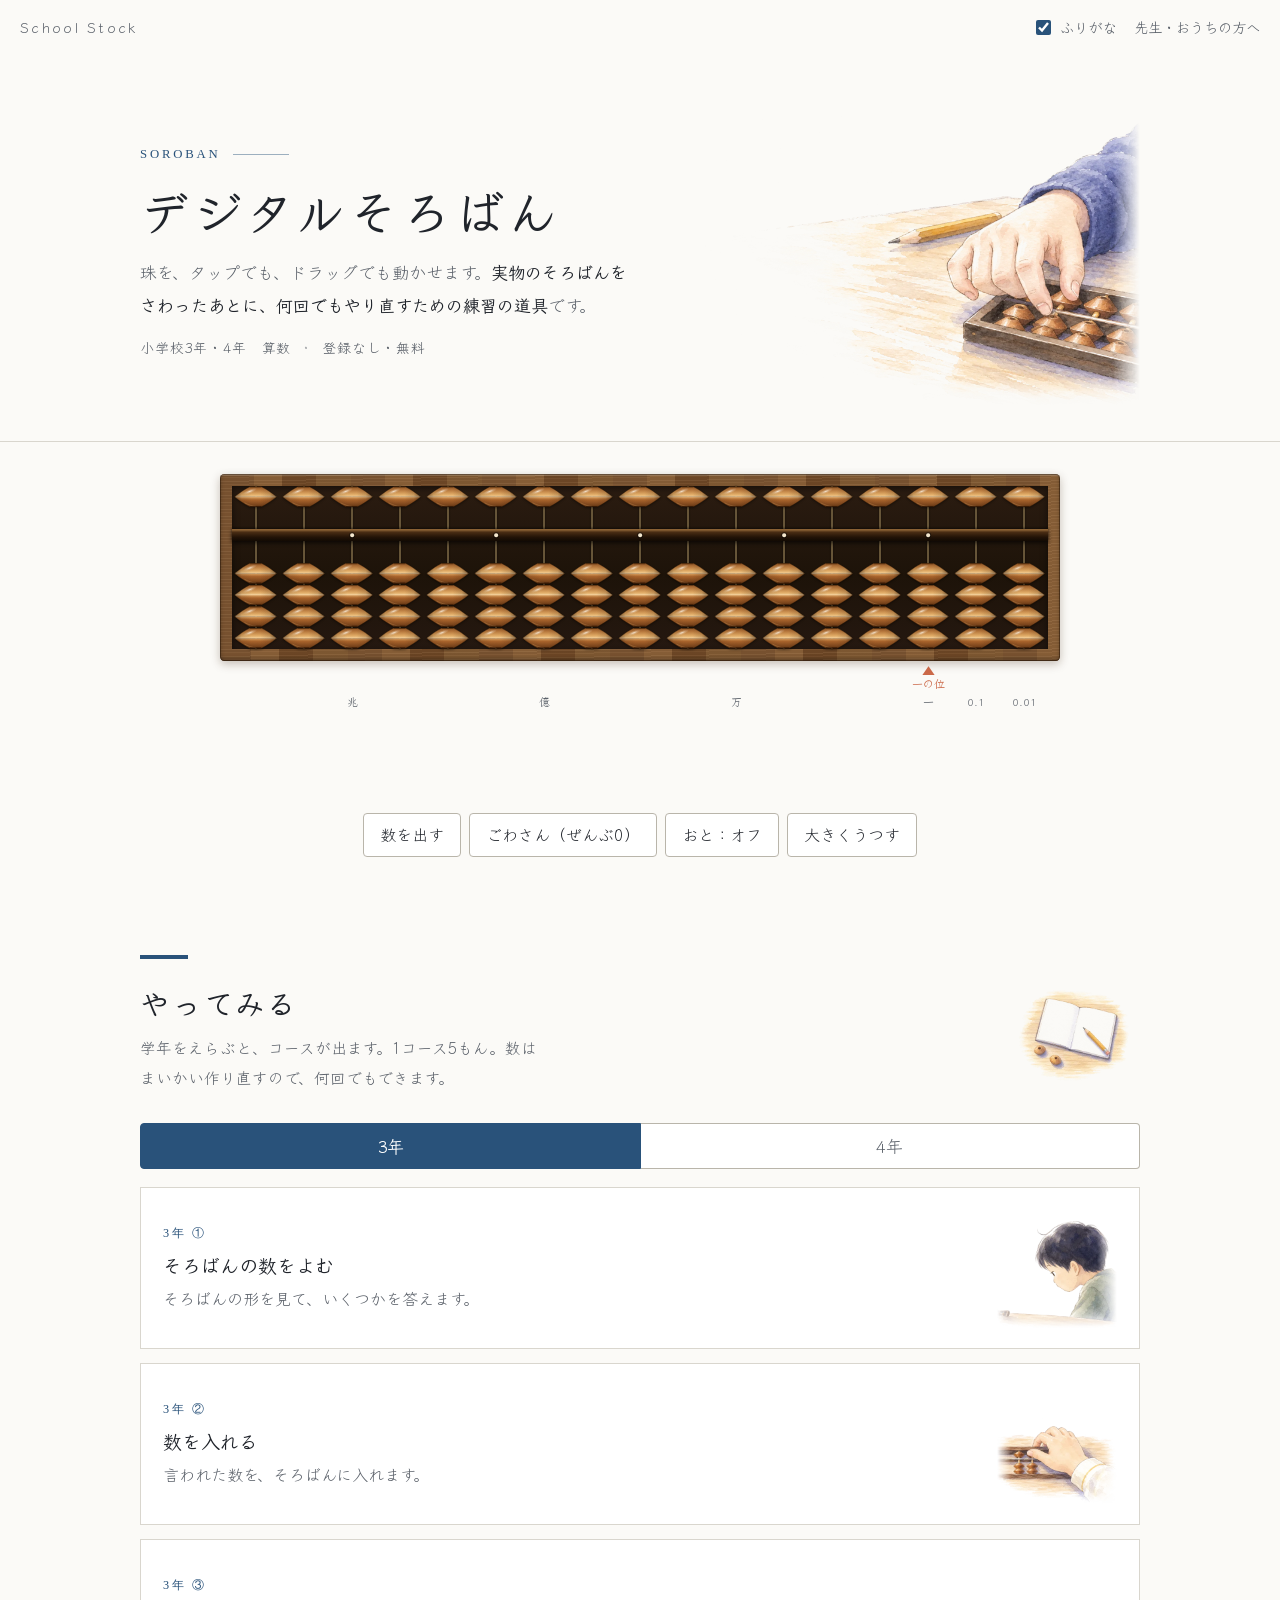
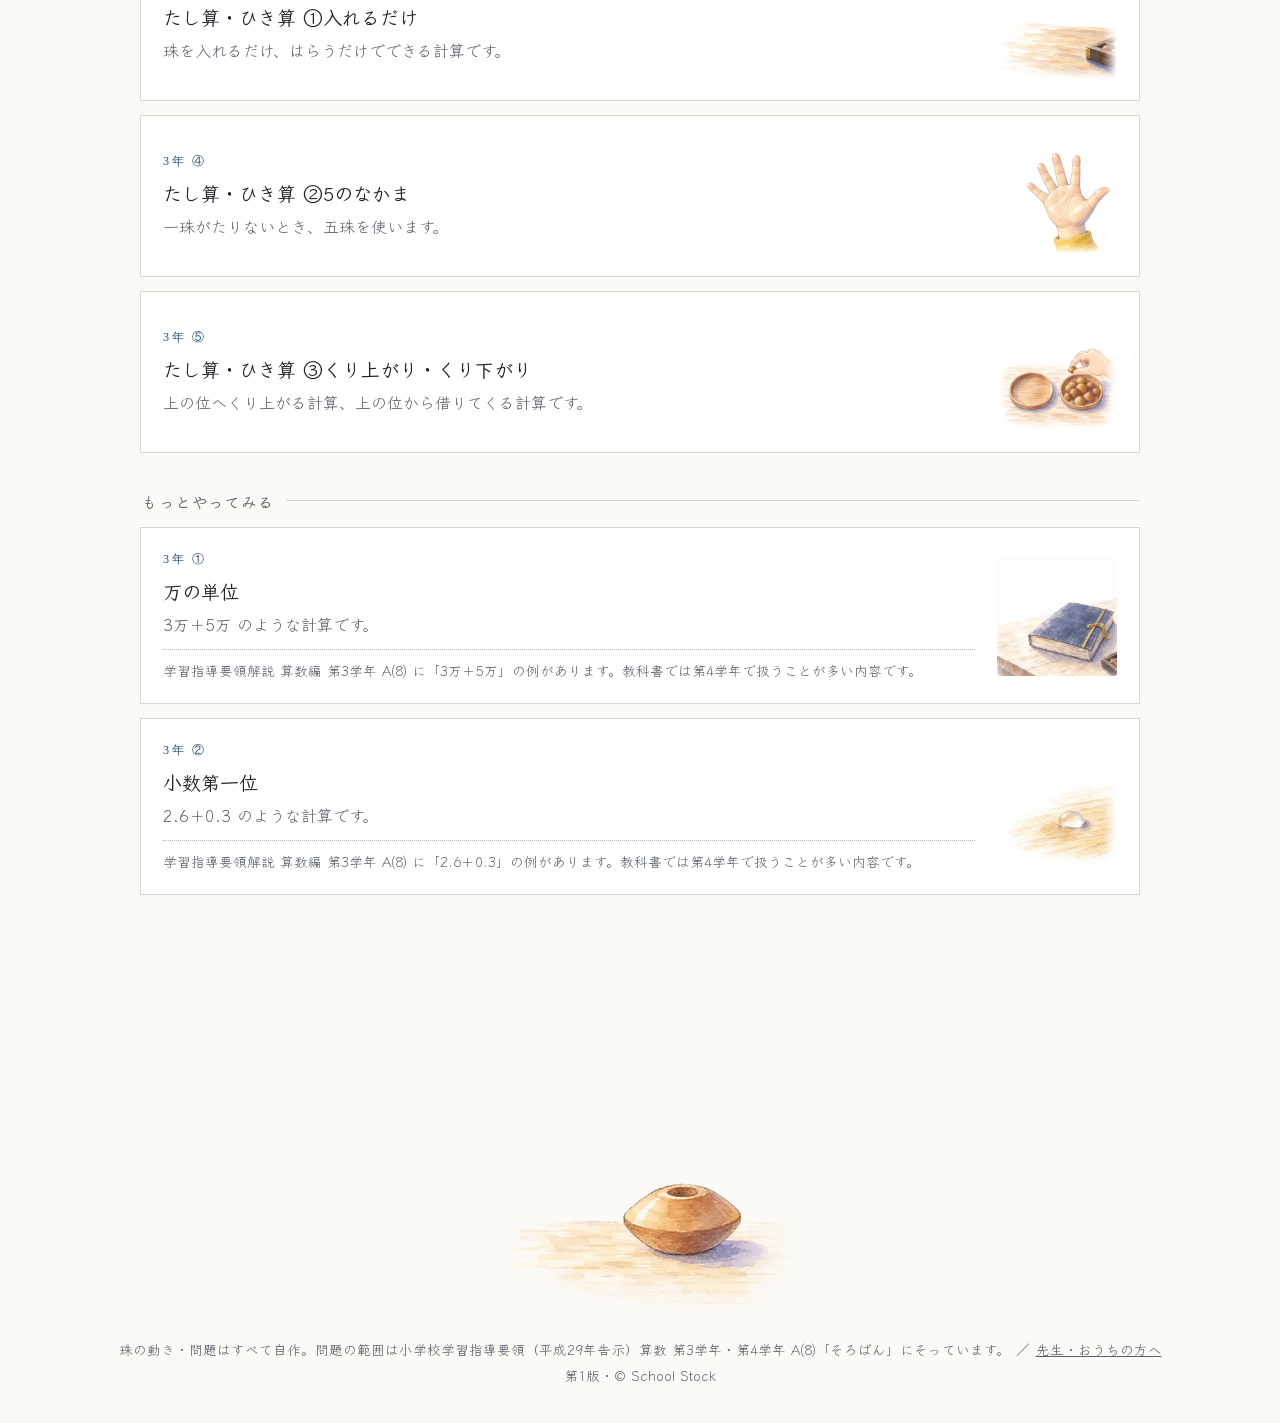
<file: index.html>
<!doctype html>
<html lang="ja">
  <head>
    <meta charset="utf-8">
    <meta name="viewport" content="width=device-width, initial-scale=1">
    <meta name="description" content="ブラウザでさわれる、本物に近いそろばん。珠はタップでもドラッグでも動きます。小学校3年・4年の算数（学習指導要領 A(8) そろばん）にそった練習問題つき。登録なし・無料。">
    <title>デジタルそろばん | School Stock</title>
    <link rel="preconnect" href="https://fonts.googleapis.com">
    <link rel="preconnect" href="https://fonts.gstatic.com" crossorigin>
    <link href="https://fonts.googleapis.com/css2?family=Klee+One:wght@400;600&display=swap" rel="stylesheet">
    <link rel="stylesheet" href="assets/styles.css?v=3">
    <link rel="stylesheet" href="assets/soroban.css?v=3">
    <link rel="stylesheet" href="assets/drill.css?v=3">
  </head>
  <body>

    <!-- 珠のかたち。1つだけ描いて、85こぶん使いまわす。 -->
    <svg width="0" height="0" style="position:absolute" aria-hidden="true" focusable="false"><defs>
      <linearGradient id="sbUp" x1="0" y1="0" x2="0" y2="1">
        <stop offset="0"   stop-color="#8b5224"/>
        <stop offset=".30" stop-color="#b3743a"/>
        <stop offset=".74" stop-color="#dfa964"/>
        <stop offset="1"   stop-color="#f2cd93"/>
      </linearGradient>
      <linearGradient id="sbDn" x1="0" y1="0" x2="0" y2="1">
        <stop offset="0"   stop-color="#dba463"/>
        <stop offset=".30" stop-color="#a9642c"/>
        <stop offset=".78" stop-color="#7b451c"/>
        <stop offset="1"   stop-color="#5c3212"/>
      </linearGradient>
      <linearGradient id="sbSide" x1="0" y1="0" x2="1" y2="0">
        <stop offset="0"   stop-color="#331906" stop-opacity=".62"/>
        <stop offset=".17" stop-color="#331906" stop-opacity=".14"/>
        <stop offset=".40" stop-color="#331906" stop-opacity="0"/>
        <stop offset=".62" stop-color="#331906" stop-opacity="0"/>
        <stop offset=".84" stop-color="#331906" stop-opacity=".18"/>
        <stop offset="1"   stop-color="#331906" stop-opacity=".66"/>
      </linearGradient>
      <radialGradient id="sbSpec" cx=".5" cy=".5" r=".5">
        <stop offset="0"   stop-color="#fff7ea" stop-opacity=".8"/>
        <stop offset=".5"  stop-color="#fff7ea" stop-opacity=".24"/>
        <stop offset="1"   stop-color="#fff7ea" stop-opacity="0"/>
      </radialGradient>
      <symbol id="bead" viewBox="0 0 120 60" preserveAspectRatio="none">
        <!-- 上半分：木を挽いたゆるい丸みをつける -->
        <path d="M2 30 C18 17 30 9 44 2 L76 2 C90 9 102 17 118 30 Z" fill="url(#sbUp)"/>
        <!-- 下半分 -->
        <path d="M2 30 C18 43 30 51 44 58 L76 58 C90 51 102 43 118 30 Z" fill="url(#sbDn)"/>
        <!-- 左右の端は向こうへ回りこむので落とす -->
        <path d="M2 30 C18 17 30 9 44 2 L76 2 C90 9 102 17 118 30 C102 43 90 51 76 58 L44 58 C30 51 18 43 2 30 Z" fill="url(#sbSide)"/>
        <!-- いちばん太いところの光 -->
        <path d="M6 30 H114" stroke="#ffeacb" stroke-opacity=".55" stroke-width="1.6" stroke-linecap="round"/>
        <!-- 下からの照り返し -->
        <path d="M30 47 C44 54 52 56 60 56.6" stroke="#f0bd7c" stroke-opacity=".28" stroke-width="2.2" fill="none" stroke-linecap="round"/>
        <!-- 映りこみ -->
        <ellipse cx="44" cy="15" rx="21" ry="6" fill="url(#sbSpec)" transform="rotate(-21 44 15)"/>
        <!-- 軸の通る穴のふち -->
        <path d="M44 3 H76" stroke="#3d1f08" stroke-opacity=".6" stroke-width="3"/>
        <path d="M44 57" stroke="none"/>
        <path d="M44 57 H76" stroke="#280f03" stroke-opacity=".65" stroke-width="3"/>
        <!-- 輪かく -->
        <path d="M2 30 C18 17 30 9 44 2 L76 2 C90 9 102 17 118 30 C102 43 90 51 76 58 L44 58 C30 51 18 43 2 30 Z" fill="none" stroke="#3f2207" stroke-opacity=".6" stroke-width="1.4"/>
      </symbol>
    </defs></svg>

    <header class="topbar">
      <a class="brand" href="https://a-tozak.github.io/School_Stock/">School Stock</a>
      <nav aria-label="ページ">
        <label class="ruby-switch"><input type="checkbox" id="rubyToggle" checked>ふりがな</label>
        <a href="about.html">先生・おうちの方へ</a>
      </nav>
    </header>

    <main>
      <section class="hero">
        <div class="hero-inner">
          <div class="hero-text">
            <p class="eyebrow">Soroban</p>
            <h1 class="page-title ja-phrase">デジタルそろばん</h1>
            <p class="lede ja-phrase">珠を、タップでも、ドラッグでも動かせます。<strong>実物のそろばんをさわったあとに、何回でもやり直すための練習の道具</strong>です。</p>
            <p class="hero-meta">小学校3年・4年　算数<span class="dot">・</span>登録なし・無料</p>
          </div>
          <p class="hero-art"><img src="assets/img/hero.webp" alt="そろばんの珠に指をのせている子どもの水彩" width="1200" height="800"></p>
        </div>
      </section>

      <section class="board-sec" id="boardSec">
      <div class="soroban-wrap" id="sorobanWrap">
        <div class="soroban" id="soroban">
          <div class="board">
            <div class="field" id="field" role="group" aria-label="そろばん">
              <div class="beam" id="beam" aria-hidden="true"></div>
            </div>
          </div>
          <div class="ones-row"><div class="ones-marker" id="onesMarker" style="--i:14" role="slider"
               aria-label="一の位のいちを決める" aria-valuemin="8" aria-valuemax="16" aria-valuenow="14" tabindex="0">
            <span class="tri" aria-hidden="true">▲</span><span class="lbl">一の位</span>
          </div></div>
          <div class="places" id="places" aria-hidden="true"></div>
        </div>
      </div>

      <p class="readout" id="readout" aria-live="polite">
        <span class="num" id="readNum">0</span>
        <span class="kanji" id="readKanji"></span>
      </p>

      <div class="board-tools">
        <button type="button" class="btn" id="revealBtn" aria-pressed="false">数を出す</button>
        <button type="button" class="btn" id="clearBtn">ごわさん（ぜんぶ0）</button>
        <button type="button" class="btn hide-on-stage" id="fitBtn" aria-pressed="false" hidden>ぜんぶ見る</button>
        <button type="button" class="btn hide-on-stage" id="soundBtn" aria-pressed="false">おと：オフ</button>
        <button type="button" class="btn hide-on-stage" id="stageBtn">大きくうつす</button>
        <button type="button" class="btn stage-exit" id="stageExit">もどる</button>
      </div>
      </section>
      <div id="boardHome" hidden></div>

      <section class="drill block" id="drill" aria-labelledby="drillTitle">
       <div class="wrap">
        <div class="sec-head">
          <div class="sec-head-text">
            <h2 id="drillTitle" class="ja-phrase">やってみる</h2>
            <p class="sec-lede ja-phrase">学年をえらぶと、コースが出ます。1コース5もん。数はまいかい作り直すので、何回でもできます。</p>
          </div>
          <p class="sec-motif"><img src="assets/img/motif_yatte.webp" alt="えんぴつとノートの水彩" loading="lazy"></p>
        </div>

        <div class="grade-tabs" role="tablist" aria-label="学年">
          <button type="button" class="gtab is-on" role="tab" aria-selected="true"  data-grade="3">3年</button>
          <button type="button" class="gtab"       role="tab" aria-selected="false" data-grade="4">4年</button>
        </div>

        <div class="course-list" id="courseList"></div>

        <div class="quiz" id="quiz" hidden>
          <div class="quiz-head">
            <button type="button" class="btn quiz-back" id="quizBack">← コースをえらぶ</button>
            <p class="quiz-count"><span id="qNow">1</span> / <span id="qTotal">5</span>もん</p>
          </div>
          <p class="quiz-course" id="quizCourse"></p>
          <p class="quiz-ask ja-phrase" id="quizAsk"></p>

          <div class="quiz-input" id="quizInput" hidden>
            <label class="visually-hidden" for="ansBox">こたえ</label>
            <input id="ansBox" type="text" inputmode="decimal" autocomplete="off" autocapitalize="off" spellcheck="false" enterkeyhint="done" placeholder="数を打つ">
          </div>

          <!-- 問題を解いているあいだ、そろばんの節がここへ引っ越してくる -->
          <div class="board-slot" id="boardSlot"></div>

          <div class="quiz-tools">
            <button type="button" class="btn primary" id="checkBtn">こたえあわせ</button>
            <button type="button" class="btn" id="hintBtn">ヒントを見る</button>
            <button type="button" class="btn" id="nextBtn" hidden>つぎのもんだい →</button>
          </div>

          <p class="why-note ja-phrase" id="whyNote" hidden></p>
          <p class="beat-say" id="beatSay" hidden></p>
          <p class="judge" id="judge" aria-live="polite" hidden></p>
        </div>
       </div>
      </section>
    </main>

    <footer class="site-foot">
      <p class="f-art"><img src="assets/img/footer.webp" alt="そろばんの珠がひとつ置かれた机の水彩" loading="lazy"></p>
      <p class="ja-phrase">珠の動き・問題はすべて自作。問題の範囲は小学校学習指導要領（平成29年告示）算数 第3学年・第4学年 A(8)「そろばん」にそっています。<span class="sep">／</span><a href="about.html">先生・おうちの方へ</a></p>
      <p>第1版・© School Stock</p>
    </footer>

    <script src="assets/abacus.js?v=3"></script>
    <script src="assets/sound.js?v=3"></script>
    <script src="assets/soroban.js?v=3"></script>
    <script src="data/courses.js?v=3"></script>
    <script src="assets/drill.js?v=3"></script>
  </body>
</html>
</file>
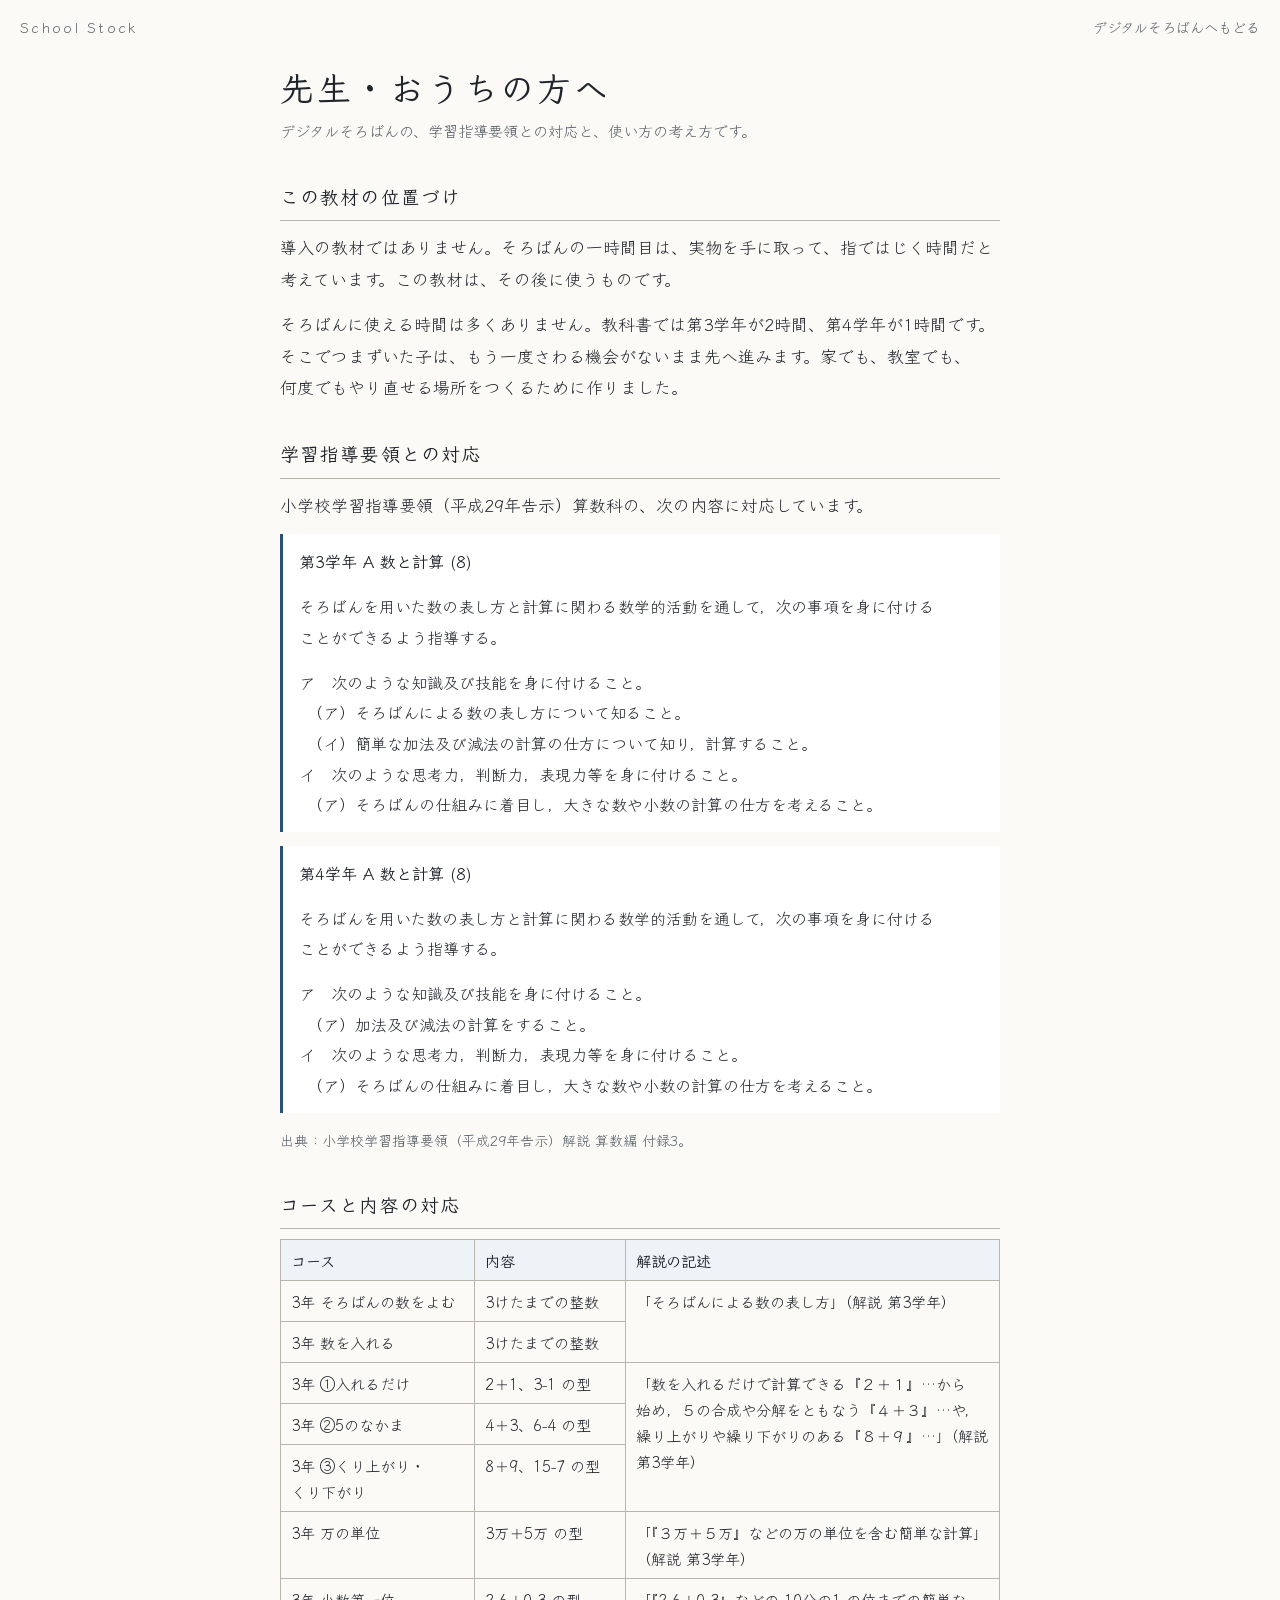
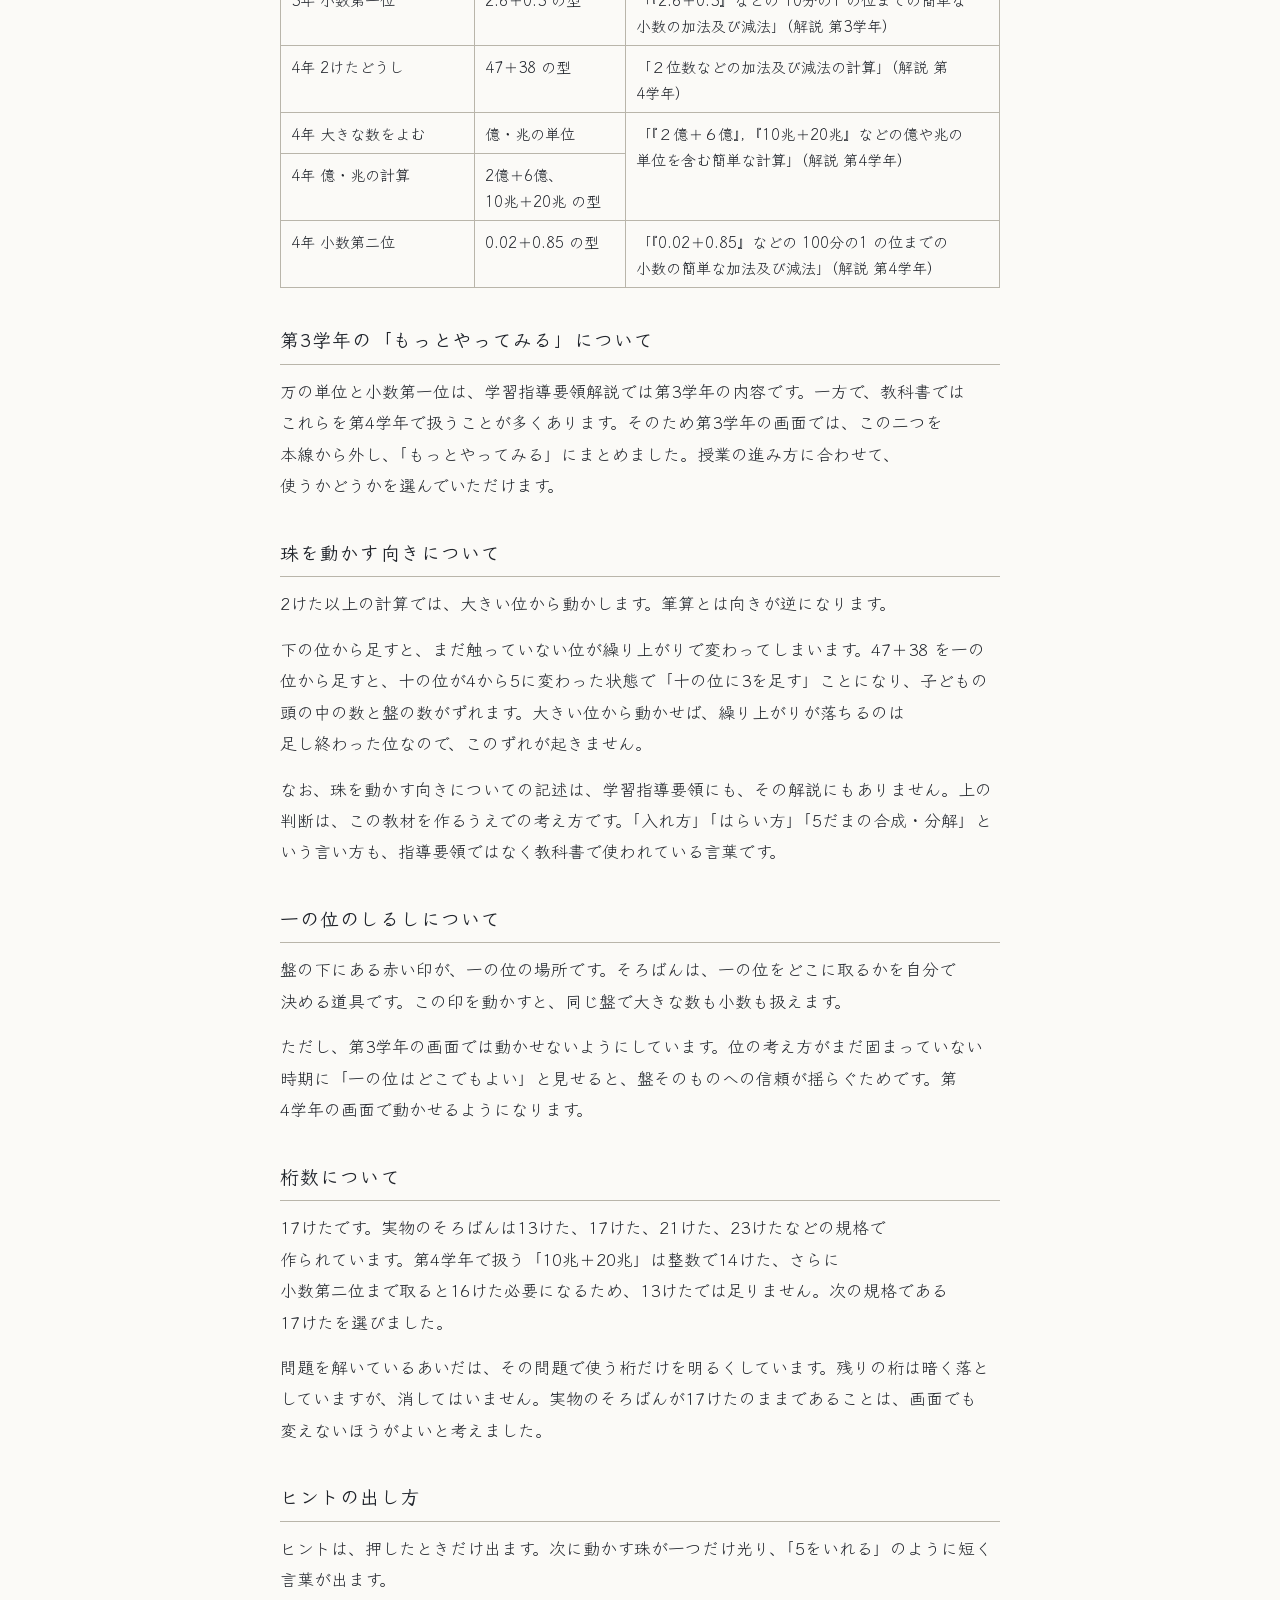
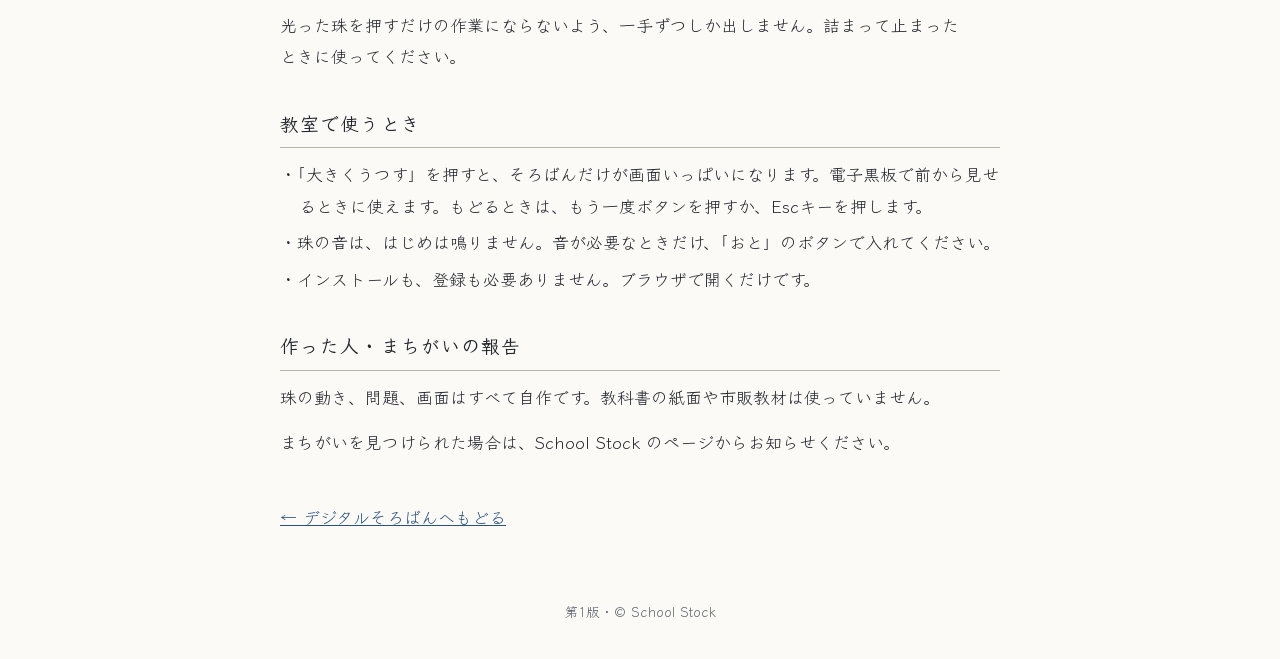
<file: about.html>
<!doctype html>
<html lang="ja">
  <head>
    <meta charset="utf-8">
    <meta name="viewport" content="width=device-width, initial-scale=1">
    <meta name="description" content="デジタルそろばんの、学習指導要領との対応と使い方。小学校第3学年・第4学年 算数科 A(8)「そろばん」に対応しています。">
    <title>先生・おうちの方へ | デジタルそろばん</title>
    <link rel="preconnect" href="https://fonts.googleapis.com">
    <link rel="preconnect" href="https://fonts.gstatic.com" crossorigin>
    <link href="https://fonts.googleapis.com/css2?family=Klee+One:wght@400;600&display=swap" rel="stylesheet">
    <link rel="stylesheet" href="assets/styles.css?v=3">
    <link rel="stylesheet" href="assets/about.css?v=3">
  </head>
  <body>
    <header class="topbar">
      <a class="brand" href="https://a-tozak.github.io/School_Stock/">School Stock</a>
      <nav aria-label="ページ"><a href="./">デジタルそろばんへもどる</a></nav>
    </header>

    <main class="doc inner">
      <h1>先生・おうちの方へ</h1>
      <p class="sub">デジタルそろばんの、学習指導要領との対応と、使い方の考え方です。</p>

      <h2>この教材の位置づけ</h2>
      <p>導入の教材ではありません。そろばんの一時間目は、実物を手に取って、指ではじく時間だと考えています。この教材は、その後に使うものです。</p>
      <p>そろばんに使える時間は多くありません。教科書では第3学年が2時間、第4学年が1時間です。そこでつまずいた子は、もう一度さわる機会がないまま先へ進みます。家でも、教室でも、何度でもやり直せる場所をつくるために作りました。</p>

      <h2>学習指導要領との対応</h2>
      <p>小学校学習指導要領（平成29年告示）算数科の、次の内容に対応しています。</p>
      <blockquote>
        <p><b>第3学年 A 数と計算 (8)</b></p>
        <p>そろばんを用いた数の表し方と計算に関わる数学的活動を通して，次の事項を身に付けることができるよう指導する。</p>
        <p>ア　次のような知識及び技能を身に付けること。<br>
           　（ア）そろばんによる数の表し方について知ること。<br>
           　（イ）簡単な加法及び減法の計算の仕方について知り，計算すること。<br>
           イ　次のような思考力，判断力，表現力等を身に付けること。<br>
           　（ア）そろばんの仕組みに着目し，大きな数や小数の計算の仕方を考えること。</p>
      </blockquote>
      <blockquote>
        <p><b>第4学年 A 数と計算 (8)</b></p>
        <p>そろばんを用いた数の表し方と計算に関わる数学的活動を通して，次の事項を身に付けることができるよう指導する。</p>
        <p>ア　次のような知識及び技能を身に付けること。<br>
           　（ア）加法及び減法の計算をすること。<br>
           イ　次のような思考力，判断力，表現力等を身に付けること。<br>
           　（ア）そろばんの仕組みに着目し，大きな数や小数の計算の仕方を考えること。</p>
      </blockquote>
      <p class="src">出典：小学校学習指導要領（平成29年告示）解説 算数編 付録3。</p>

      <h2>コースと内容の対応</h2>
      <div class="table-wrap">
      <table>
        <colgroup><col style="width:27%"><col style="width:21%"><col></colgroup>
        <thead><tr><th>コース</th><th>内容</th><th>解説の記述</th></tr></thead>
        <tbody>
          <tr><td>3年 そろばんの数をよむ</td><td>3けたまでの整数</td><td rowspan="2">「そろばんによる数の表し方」（解説 第3学年）</td></tr>
          <tr><td>3年 数を入れる</td><td>3けたまでの整数</td></tr>
          <tr><td>3年 ①入れるだけ</td><td><span class="nowrap-term">2＋1</span>、<span class="nowrap-term">3−1</span> の型</td><td rowspan="3">「数を入れるだけで計算できる『２＋１』…から始め，５の合成や分解をともなう『４＋３』…や，繰り上がりや繰り下がりのある『８＋９』…」（解説 第3学年）</td></tr>
          <tr><td>3年 ②5のなかま</td><td><span class="nowrap-term">4＋3</span>、<span class="nowrap-term">6−4</span> の型</td></tr>
          <tr><td>3年 ③くり上がり・くり下がり</td><td><span class="nowrap-term">8＋9</span>、<span class="nowrap-term">15−7</span> の型</td></tr>
          <tr><td>3年 万の単位</td><td><span class="nowrap-term">3万＋5万</span> の型</td><td>「『３万＋５万』などの万の単位を含む簡単な計算」（解説 第3学年）</td></tr>
          <tr><td>3年 小数第一位</td><td><span class="nowrap-term">2.6＋0.3</span> の型</td><td>「『2.6＋0.3』などの 10分の1 の位までの簡単な小数の加法及び減法」（解説 第3学年）</td></tr>
          <tr><td>4年 2けたどうし</td><td><span class="nowrap-term">47＋38</span> の型</td><td>「２位数などの加法及び減法の計算」（解説 第4学年）</td></tr>
          <tr><td>4年 大きな数をよむ</td><td>億・兆の単位</td><td rowspan="2">「『２億＋６億』，『10兆＋20兆』などの億や兆の単位を含む簡単な計算」（解説 第4学年）</td></tr>
          <tr><td>4年 億・兆の計算</td><td><span class="nowrap-term">2億＋6億</span>、<span class="nowrap-term">10兆＋20兆</span> の型</td></tr>
          <tr><td>4年 小数第二位</td><td><span class="nowrap-term">0.02＋0.85</span> の型</td><td>「『0.02＋0.85』などの 100分の1 の位までの小数の簡単な加法及び減法」（解説 第4学年）</td></tr>
        </tbody>
      </table>
      </div>

      <h2>第3学年の「もっとやってみる」について</h2>
      <p>万の単位と小数第一位は、学習指導要領解説では第3学年の内容です。一方で、教科書ではこれらを第4学年で扱うことが多くあります。そのため第3学年の画面では、この二つを本線から外し、「もっとやってみる」にまとめました。授業の進み方に合わせて、使うかどうかを選んでいただけます。</p>

      <h2>珠を動かす向きについて</h2>
      <p>2けた以上の計算では、大きい位から動かします。筆算とは向きが逆になります。</p>
      <p>下の位から足すと、まだ触っていない位が繰り上がりで変わってしまいます。47＋38 を一の位から足すと、十の位が4から5に変わった状態で「十の位に3を足す」ことになり、子どもの頭の中の数と盤の数がずれます。大きい位から動かせば、繰り上がりが落ちるのは足し終わった位なので、このずれが起きません。</p>
      <p>なお、珠を動かす向きについての記述は、学習指導要領にも、その解説にもありません。上の判断は、この教材を作るうえでの考え方です。「入れ方」「はらい方」「5だまの合成・分解」という言い方も、指導要領ではなく教科書で使われている言葉です。</p>

      <h2>一の位のしるしについて</h2>
      <p>盤の下にある赤い印が、一の位の場所です。そろばんは、一の位をどこに取るかを自分で決める道具です。この印を動かすと、同じ盤で大きな数も小数も扱えます。</p>
      <p>ただし、第3学年の画面では動かせないようにしています。位の考え方がまだ固まっていない時期に「一の位はどこでもよい」と見せると、盤そのものへの信頼が揺らぐためです。第4学年の画面で動かせるようになります。</p>

      <h2>桁数について</h2>
      <p>17けたです。実物のそろばんは13けた、17けた、21けた、23けたなどの規格で作られています。第4学年で扱う「10兆＋20兆」は整数で14けた、さらに小数第二位まで取ると16けた必要になるため、13けたでは足りません。次の規格である17けたを選びました。</p>
      <p>問題を解いているあいだは、その問題で使う桁だけを明るくしています。残りの桁は暗く落としていますが、消してはいません。実物のそろばんが17けたのままであることは、画面でも変えないほうがよいと考えました。</p>

      <h2>ヒントの出し方</h2>
      <p>ヒントは、押したときだけ出ます。次に動かす珠が一つだけ光り、「5をいれる」のように短く言葉が出ます。</p>
      <p>光った珠を押すだけの作業にならないよう、一手ずつしか出しません。詰まって止まったときに使ってください。</p>

      <h2>教室で使うとき</h2>
      <ul>
        <li>「大きくうつす」を押すと、そろばんだけが画面いっぱいになります。電子黒板で前から見せるときに使えます。もどるときは、もう一度ボタンを押すか、Escキーを押します。</li>
        <li>珠の音は、はじめは鳴りません。音が必要なときだけ、「おと」のボタンで入れてください。</li>
        <li>インストールも、登録も必要ありません。ブラウザで開くだけです。</li>
      </ul>

      <h2>作った人・まちがいの報告</h2>
      <p>珠の動き、問題、画面はすべて自作です。教科書の紙面や市販教材は使っていません。</p>
      <p>まちがいを見つけられた場合は、School Stock のページからお知らせください。</p>

      <p><a class="back" href="./">← デジタルそろばんへもどる</a></p>
    </main>

    <footer class="site-foot">
      <p>第1版・© School Stock</p>
    </footer>
  </body>
</html>
</file>
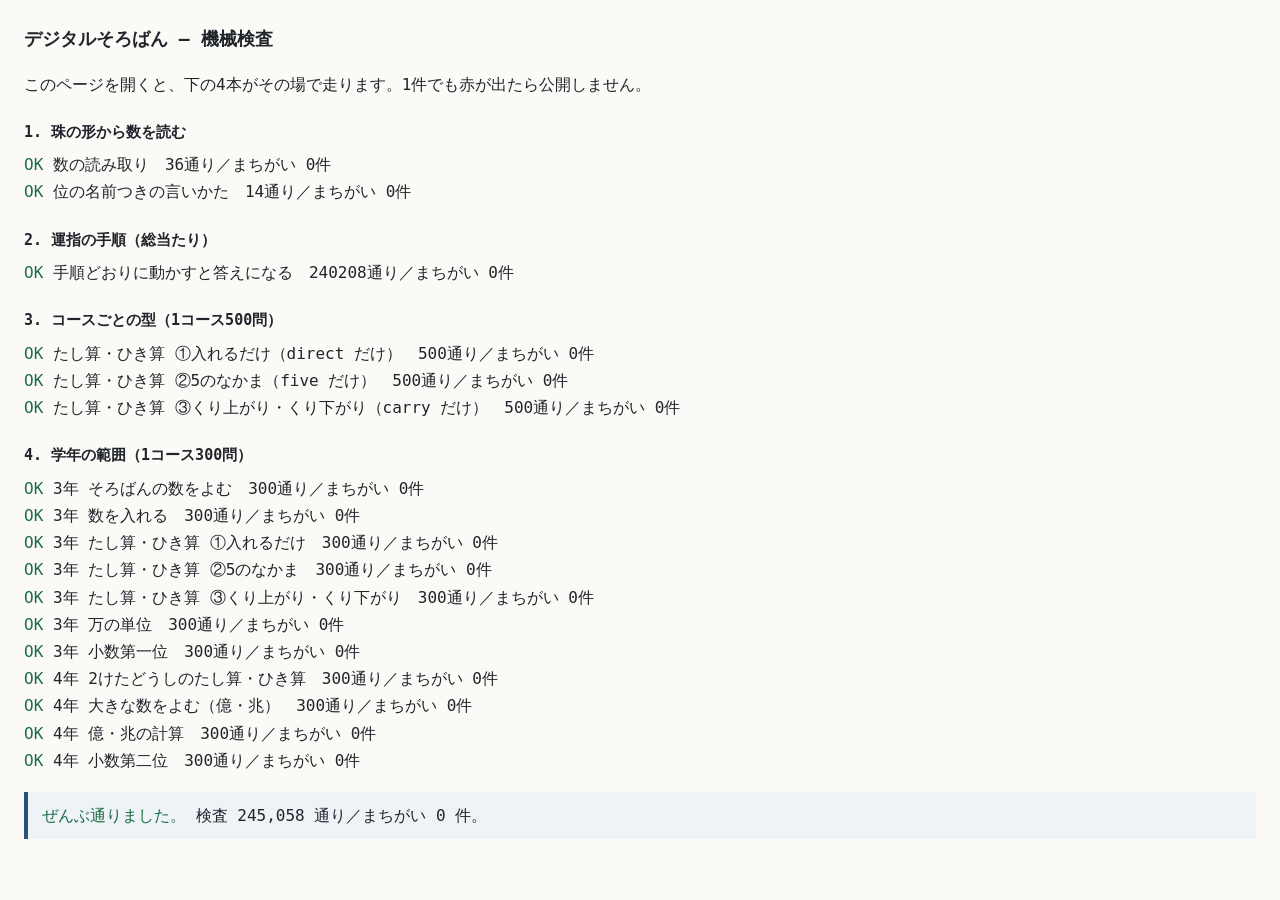
<file: tests/test.html>
<!doctype html>
<html lang="ja">
<head>
<meta charset="utf-8">
<meta name="viewport" content="width=device-width, initial-scale=1">
<title>デジタルそろばん — 機械検査</title>
<style>
 body { font-family: ui-monospace, Menlo, monospace; margin: 24px; line-height: 1.7; background:#fbfaf7; color:#20242b; }
 h1 { font-size: 18px; } h2 { font-size: 15px; margin: 22px 0 6px; }
 .ok { color:#1d6b43; } .ng { color:#b23; font-weight:700; }
 table { border-collapse: collapse; margin-top: 6px; font-size: 13px; }
 td, th { border:1px solid #d9d6ce; padding: 3px 9px; text-align:left; }
 #sum { font-size: 16px; padding: 10px 14px; margin-top: 18px; border-left: 4px solid #29527a; background:#eef3f8; }
 pre { font-size: 12px; background:#fff; border:1px solid #d9d6ce; padding:8px; overflow:auto; max-height:240px; }
</style>
</head>
<body>
<h1>デジタルそろばん — 機械検査</h1>
<p>このページを開くと、下の4本がその場で走ります。1件でも赤が出たら公開しません。</p>
<div id="out"></div>
<div id="sum"></div>

<script src="../assets/abacus.js?v=3"></script>
<script src="../data/courses.js?v=3"></script>
<script>
(function(){
  var A = window.Abacus, C = window.COURSES;
  var out = document.getElementById('out');
  var total = 0, bad = 0;
  var fails = [];

  function sec(t){ var h=document.createElement('h2'); h.textContent=t; out.appendChild(h); }
  function line(html){ var p=document.createElement('div'); p.innerHTML=html; out.appendChild(p); return p; }
  function judge(name, n, errs){
    total += n; bad += errs.length;
    if (errs.length) fails.push(name + ' … ' + errs.slice(0,6).join(' / ') + (errs.length>6?' ほか'+(errs.length-6)+'件':''));
    line('<span class="'+(errs.length?'ng':'ok')+'">'+(errs.length?'NG':'OK')+'</span> '+name+
         '　'+n+'通り／まちがい '+errs.length+'件');
    if (errs.length) { var pre=document.createElement('pre'); pre.textContent=errs.slice(0,60).join('\n'); out.appendChild(pre); }
  }

  function applyBeats(start, beats){
    var s = A.cloneState(start);
    beats.forEach(function(b){ s.rods[b.rod].h=b.to.h; s.rods[b.rod].e=b.to.e; });
    return s;
  }

  /* ---- 1. 珠の形 → 値の読み取り（総当たり） ---- */
  sec('1. 珠の形から数を読む');
  (function(){
    var errs = [], n = 0;
    // 1桁ぶんの総当たり（0〜9 が珠の形と1対1で対応するか）
    for (var v = 0; v <= 9; v++) {
      var c = A.canonical(v); n++;
      if (c.h*5 + c.e !== v || c.e > 4 || c.h > 1) errs.push(v + ' の珠の形がおかしい');
    }
    // 17桁ぶんの位置をずらしながら、入れた数がそのまま読めるか
    var samples = ['0','7','10','99','100','1000','30000','80000','2.6','2.9','0.02','0.87',
                   '200000000','800000000','10000000000000','30000000000000',
                   '12345678.9','999999999999999','100000000000000.01'];
    samples.forEach(function(v){
      n++;
      var s = A.stateFromNumber(v);
      if (!s) { errs.push(v + ' が盤に入らない'); return; }
      var got = A.toNumberString(s);
      var want = String(Number(v) === 0 ? '0' : v).replace(/^0+(?=\d)/,'').replace(/(\.\d*?)0+$/,'$1').replace(/\.$/,'');
      if (got !== want) errs.push(v + ' → 読むと ' + got);
    });
    // 一の位のしるしを動かしても、桁あわせの比較が正しいか
    for (var oi = 10; oi <= 16; oi++) {
      n++;
      var a = A.stateFromNumber('12.3', 14);
      var b = A.stateFromNumber('12.3', oi);
      if (!b) continue;
      if (!A.sameValue(a, b)) errs.push('一の位を ' + oi + ' にすると 12.3 が別の数になる');
    }
    judge('数の読み取り', n, errs);
  })();

  /* ---- 1b. 位の名前つきの言いかた ---- */
  (function(){
    var errs = [], n = 0;
    [['0','0'],['7','7'],['1234','1234'],['10000','1万'],['10001','1万1'],['30000','3万'],
     ['200000000','2億'],['900000000000','9000億'],['30000000000000','30兆'],['90000000000000','90兆'],
     ['2.6','2.6'],['0.02','0.02'],['12345678.9','12345678.9'],['20000000000.45','20000000000.45']]
    .forEach(function(t){
      n++;
      var got = A.toKanjiUnits(t[0]);
      if (got !== t[1]) errs.push(t[0] + ' → ' + got + '（' + t[1] + ' のはず）');
    });
    judge('位の名前つきの言いかた', n, errs);
  })();

  /* ---- 2. 運指の手順どおりに動かすと、必ず答えになるか ---- */
  sec('2. 運指の手順（総当たり）');
  (function(){
    var errs = [], n = 0;
    for (var a = 0; a <= 399; a++) {
      for (var b = 0; b <= 399; b++) {
        var st = A.stateFromNumber(String(a));
        var r = A.plan(st, String(b), 'add'); n++;
        if (!r.ok) { errs.push(a+'＋'+b+' 手順が組めない: '+r.error); continue; }
        var got = A.toNumberString(applyBeats(st, r.beats));
        if (got !== String(a+b)) errs.push(a+'＋'+b+' → '+got);
        if (a >= b) {
          var st2 = A.stateFromNumber(String(a));
          var r2 = A.plan(st2, String(b), 'sub'); n++;
          if (!r2.ok) { errs.push(a+'−'+b+' 手順が組めない'); continue; }
          var got2 = A.toNumberString(applyBeats(st2, r2.beats));
          if (got2 !== String(a-b)) errs.push(a+'−'+b+' → '+got2);
        }
      }
    }
    // 小数と大きな数
    [['2.6','0.3','add','2.9'],['0.02','0.85','add','0.87'],['0.87','0.85','sub','0.02'],
     ['30000','50000','add','80000'],['200000000','600000000','add','800000000'],
     ['10000000000000','20000000000000','add','30000000000000'],
     ['9.9','0.9','sub','9'],['1','0.99','sub','0.01']].forEach(function(t){
      n++;
      var st = A.stateFromNumber(t[0]);
      var r = A.plan(st, t[1], t[2]);
      if (!r.ok) { errs.push(t[0]+t[2]+t[1]+' 手順が組めない'); return; }
      var got = A.toNumberString(applyBeats(st, r.beats));
      if (got !== t[3]) errs.push(t[0]+(t[2]==='add'?'＋':'−')+t[1]+' → '+got+'（'+t[3]+'のはず）');
    });
    judge('手順どおりに動かすと答えになる', n, errs);
  })();

  /* ---- 3. コースの型が混ざっていないか ---- */
  sec('3. コースごとの型（1コース500問）');
  (function(){
    var want = { 'g3-direct':'direct', 'g3-five':'five', 'g3-carry':'carry' };
    Object.keys(want).forEach(function(id){
      var c = C.filter(function(x){return x.id===id;})[0];
      var errs = [], n = 0;
      for (var i = 0; i < 500; i++) {
        var q = c.gen(); n++;
        if (!q) { errs.push('問題が作れなかった'); continue; }
        var k = A.classify(q.a, q.b, q.op);
        if (k !== want[id]) errs.push(q.a+(q.op==='add'?'＋':'−')+q.b+' は '+k+'（'+want[id]+'のはず）');
      }
      judge(c.name + '（' + want[id] + ' だけ）', n, errs);
    });
  })();

  /* ---- 4. 学年の範囲を出ていないか ---- */
  sec('4. 学年の範囲（1コース300問）');
  (function(){
    // 3年の本線＝整数だけ・万をこえない／3年のもっと＝万か小数第一位まで／4年＝兆・小数第二位まで
    var limit = {
      'g3-read':   { maxInt: 1e3,  dec: 0 },
      'g3-enter':  { maxInt: 1e3,  dec: 0 },
      'g3-direct': { maxInt: 1e2,  dec: 0 },
      'g3-five':   { maxInt: 1e2,  dec: 0 },
      'g3-carry':  { maxInt: 1e2,  dec: 0 },
      'g3-man':    { maxInt: 1e5,  dec: 0 },
      'g3-dec1':   { maxInt: 1e2,  dec: 1 },
      'g4-two':    { maxInt: 1e2,  dec: 0 },
      'g4-big':    { maxInt: 1e14, dec: 0 },
      'g4-big-read':{maxInt: 1e14, dec: 0 },
      'g4-dec2':   { maxInt: 1e1,  dec: 2 }
    };
    C.forEach(function(c){
      var lim = limit[c.id]; if (!lim) return;
      var errs = [], n = 0;
      for (var i = 0; i < 300; i++) {
        var q = c.gen(); n++;
        if (!q) { errs.push('問題が作れなかった'); continue; }
        var vals = (c.kind === 'calc') ? [q.a, q.b] : [q.value].concat(q.others || []);
        vals.forEach(function(v){
          var parts = String(v).split('.');
          var dec = parts[1] ? parts[1].replace(/0+$/,'').length : 0;
          if (dec > lim.dec) errs.push(v + ' は小数第' + dec + '位まである（この学年は第' + lim.dec + '位まで）');
          if (Number(parts[0]) >= lim.maxInt) errs.push(v + ' は整数部が大きすぎる');
        });
        // 計算の答えも範囲に入るか
        if (c.kind === 'calc') {
          var st = A.stateFromNumber(q.a);
          var r = A.plan(st, q.b, q.op);
          if (!r.ok) { errs.push(q.a+q.op+q.b+' 手順が組めない'); return; }
          var ans = A.toNumberString(applyBeats(st, r.beats));
          if (ans.indexOf('-') === 0) errs.push(q.a+'−'+q.b+' の答えがマイナス');
          var ad = ans.split('.')[1];
          if (ad && ad.replace(/0+$/,'').length > lim.dec) errs.push('答え ' + ans + ' が小数第' + lim.dec + '位をこえる');
        }
      }
      judge(c.grade + '年 ' + c.name, n, errs);
    });
  })();

  var s = document.getElementById('sum');
  s.innerHTML = (bad === 0)
    ? '<span class="ok">ぜんぶ通りました。</span> 検査 ' + total.toLocaleString() + ' 通り／まちがい 0 件。'
    : '<span class="ng">まちがいが ' + bad + ' 件あります。</span><br>' + fails.join('<br>');
})();
</script>
</body>
</html>
</file>
<file: assets/styles.css>
/* デジタルそろばん — 土台
   デジタル英語辞典・デジタル国語辞典と同じトークンと書体をそのまま借りている。 */
:root {
  --paper: #fbfaf7;
  --white: #ffffff;
  --ink: #20242b;
  --ink-soft: #5a6069;
  --line: #d9d6ce;
  --line-dark: #b9b5aa;
  --ai: #29527a;        /* 藍 = メイン */
  --ai-soft: #eef3f8;
  --shu: #c3502b;       /* 朱 = 強調（最小限） */
  --midori: #2f7a54;    /* 正解のしるしにだけ使う */
  --font: "Klee One", "Klee", "UD デジタル 教科書体 N-R", "UDDigiKyokashoN-R", "Hiragino Sans", "Hiragino Kaku Gothic ProN", "Yu Gothic", system-ui, sans-serif;
  font-family: var(--font);
  font-size: 17px;
}

* { box-sizing: border-box; }
body {
  margin: 0;
  color: var(--ink);
  background: var(--paper);
  line-height: 1.85;
  line-break: strict;
  -webkit-text-size-adjust: 100%;
}
button, input, select { font: inherit; color: inherit; }
button { cursor: pointer; background: none; border: none; padding: 0; }
a { color: var(--ai); }
h1, h2, h3, p, dl, dd, figure, ol, ul { margin: 0; }
ol, ul { padding: 0; list-style: none; }
[hidden] { display: none !important; }

.visually-hidden {
  position: absolute; width: 1px; height: 1px;
  margin: -1px; padding: 0; overflow: hidden;
  clip: rect(0 0 0 0); border: 0;
}
.inner { width: min(1120px, calc(100% - 40px)); margin: 0 auto; }
.ja-phrase { word-break: auto-phrase; text-wrap: pretty; }
.nowrap-term { white-space: nowrap; }

/* ふりがな */
ruby { ruby-align: center; }
rt { font-size: 0.5em; font-weight: 400; color: var(--ink-soft); letter-spacing: 0; }
body.no-ruby rt { display: none; }

/* ===== 上の帯 ===== */
.topbar {
  display: flex; align-items: center; justify-content: space-between;
  gap: 12px; padding: 14px 20px; font-size: 0.85rem;
}
.topbar .brand { color: var(--ink-soft); text-decoration: none; letter-spacing: 0.16em; }
.topbar nav { display: flex; align-items: center; gap: 18px; }
.topbar nav a { color: var(--ink-soft); text-decoration: none; white-space: nowrap; }
.topbar nav a:hover { color: var(--ink); text-decoration: underline; }
.topbar .brand { white-space: nowrap; }
.ruby-switch { display: inline-flex; align-items: center; gap: 6px; color: var(--ink-soft); cursor: pointer; white-space: nowrap; }
.ruby-switch input { width: 15px; height: 15px; accent-color: var(--ai); }

/* ===== 下の帯 ===== */
.site-foot {
  padding: 26px 20px 34px; text-align: center;
  font-size: 0.8rem; color: var(--ink-soft); line-height: 1.9;
}
.site-foot a { color: var(--ink-soft); }
.site-foot .sep { margin: 0 6px; }

/* ===== ボタンの型（藍1色・角丸は最小） ===== */
.btn {
  display: inline-flex; align-items: center; justify-content: center; gap: 6px;
  min-height: 44px; padding: 0 16px;
  border: 1.5px solid var(--line-dark); border-radius: 4px;
  background: var(--white); color: var(--ink);
  font-size: 0.95rem; white-space: nowrap;
  transition: border-color .12s, background .12s;
}
.btn:hover { border-color: var(--ai); }
.btn:active { background: var(--ai-soft); }
.btn.is-on { border-color: var(--ai); background: var(--ai-soft); color: var(--ai); }
.btn.primary { background: var(--ai); border-color: var(--ai); color: #fff; }
.btn.primary:hover { background: #1f4160; }
.btn:focus-visible { outline: 3px solid var(--ai); outline-offset: 2px; }

@media (max-width: 600px) {
  .topbar { padding: 12px 14px; font-size: 0.78rem; }
  .topbar nav { gap: 10px; }
  .topbar .brand { letter-spacing: 0.08em; }
}
@media (prefers-reduced-motion: reduce) {
  * { transition: none !important; animation: none !important; }
}
</file>
<file: assets/soroban.css>
/* デジタルそろばん — 盤の描画
   ここだけ design-system のフラット原則の外。UIではなく「教具そのものの再現」なので、
   木目と立体感を入れる。まわりのボタン・パネルは styles.css の型のまま。 */

.soroban-wrap {
  /* 指で押せる大きさを下限にする。せまい画面でははみ出して横にスクロールする。
     「ぜんぶ見る」を押すと、17けたを縮めて画面に収める。 */
  --pitch: clamp(34px, calc((100vw - 48px) / 17), 48px);
  --bw: calc(var(--pitch) * 0.90);
  --u: calc(var(--bw) / 2);                    /* 珠の高さ＝たての1めもり */
  --beam: max(8px, calc(var(--u) * 0.54));
  --frame: max(9px, calc(var(--u) * 0.55));
  display: flex; flex-direction: column; align-items: center;
  padding: 6px 0 2px;
  overflow-x: auto;
  overscroll-behavior-x: contain;
}
.soroban-wrap::-webkit-scrollbar { height: 6px; }
.soroban-wrap::-webkit-scrollbar-thumb { background: var(--line-dark); border-radius: 3px; }

.soroban { flex: none; user-select: none; -webkit-user-select: none; touch-action: none; }
/* ぜんぶ見る（17けたを画面幅に収める） */
.soroban-wrap.fit-all { --pitch: calc((100vw - 34px) / 17); overflow-x: hidden; }

/* ===== 木の枠 ===== */
.board {
  position: relative;
  padding: var(--frame);
  border-radius: calc(var(--frame) * 0.35);
  background:
    linear-gradient(180deg, rgba(255,246,230,.20) 0 2px, rgba(0,0,0,0) 2px),
    repeating-linear-gradient(179deg,
      rgba(255,236,208,.055) 0 1px, rgba(0,0,0,.05) 1px 3px, rgba(255,236,208,.03) 3px 4px, rgba(0,0,0,.035) 4px 7px),
    repeating-linear-gradient(91deg,
      #7b5431 0 34px, #8a6038 34px 62px, #6f4826 62px 96px, #815a33 96px 131px),
    #7a5330;
  box-shadow:
    0 1px 0 rgba(255,240,220,.28) inset,
    0 -2px 4px rgba(0,0,0,.35) inset,
    0 3px 10px rgba(58,32,12,.28);
}
.board::after {                      /* 枠のふちの陰 */
  content: ""; position: absolute; inset: 0; pointer-events: none;
  border-radius: inherit;
  box-shadow: 0 0 0 1px rgba(40,22,8,.55) inset;
}

/* ===== 枠の内がわ ===== */
.field {
  position: relative;
  display: flex;
  background: linear-gradient(180deg, #2b1c11 0%, #1d1309 55%, #251810 100%);
  box-shadow: 0 2px 7px rgba(0,0,0,.55) inset;
}

/* ===== 桁 ===== */
.rod {
  position: relative; flex: none;
  width: var(--pitch);
  height: calc(7 * var(--u) + var(--beam));
}
.rail {
  position: absolute; top: 0; bottom: 0; left: 50%;
  width: max(2px, calc(var(--u) * 0.12));
  margin-left: calc(max(2px, calc(var(--u) * 0.12)) / -2);
  background: linear-gradient(90deg, #4a3a22 14%, #9d8a63 48%, #56452b 84%);
  box-shadow: 0 0 2px rgba(0,0,0,.6);
}
.rod.is-lit .rail { background: linear-gradient(90deg, #7c6a44, #f0dcb0 45%, #8c7650); }

/* ===== 珠 ===== */
.bead {
  position: absolute; left: 50%;
  width: var(--bw); height: var(--u);
  margin-left: calc(var(--bw) / -2);
  display: block;
  filter: drop-shadow(0 1px 1px rgba(0,0,0,.45));
  transition: transform 110ms cubic-bezier(.22,.85,.3,1);
  transform: translateY(calc(var(--y, 0) * var(--u)));
}
.bead.heaven { top: 0; }
.bead.earth  { top: calc(2 * var(--u) + var(--beam)); }
.soroban.is-dragging .bead { transition: none; }

/* ヒントで光らせる珠 */
.bead.is-hint { animation: beadPulse 1.1s ease-in-out infinite; }
@keyframes beadPulse {
  0%, 100% { filter: drop-shadow(0 1px 1px rgba(0,0,0,.45)); }
  50%      { filter: drop-shadow(0 0 7px #ffd98a) drop-shadow(0 0 14px #ffb347); }
}

/* ===== 梁（はり） ===== */
.beam {
  position: absolute; left: 0; right: 0;
  top: calc(2 * var(--u));
  height: var(--beam);
  background:
    linear-gradient(180deg, #8a6134 0 8%, #4a2d14 26%, #221307 68%, #120a03 100%);
  box-shadow: 0 2px 4px rgba(0,0,0,.65), 0 -1px 2px rgba(0,0,0,.45);
  pointer-events: none;
}
.beam .dot {
  position: absolute; top: 50%; left: calc((var(--i) + 0.5) * var(--pitch));
  width: max(3px, calc(var(--u) * 0.17)); aspect-ratio: 1;
  margin: 0; transform: translate(-50%, -50%);
  border-radius: 50%; background: #f3e6cd;
  box-shadow: 0 0 0 1px rgba(0,0,0,.4);
}

/* ===== 一の位のしるし ===== */
.ones-row {
  position: relative;
  height: 30px;
  margin: 2px var(--frame) 0;
}
.ones-marker {
  position: absolute; top: 0;
  left: calc((var(--i) + 0.5) * var(--pitch));
  transform: translateX(-50%);
  display: flex; flex-direction: column; align-items: center;
  color: var(--shu); cursor: grab; touch-action: none;
  transition: left 140ms cubic-bezier(.22,.85,.3,1);
}
.ones-marker:active { cursor: grabbing; }
.ones-marker .tri { font-size: 13px; line-height: 1; }
.ones-marker .lbl { font-size: 11px; line-height: 1.4; white-space: nowrap; }
.ones-marker.is-locked { cursor: default; opacity: .85; }

/* ===== 位の名前 ===== */
.places {
  position: relative; height: 18px;
  margin: 0 var(--frame) 4px;
  color: var(--ink-soft);
}
.places span {
  position: absolute; top: 0;
  left: calc((var(--i) + 0.5) * var(--pitch));
  transform: translateX(-50%);
  font-size: 11px; line-height: 1.5; white-space: nowrap;
}

/* ===== 読み取った数 =====
   ふだんは伏せておく。珠を読むのが先で、数はたしかめに使うもの。
   出したときに下が動かないよう、場所は空けたまま隠す。 */
.readout {
  display: flex; flex-wrap: wrap; align-items: baseline; justify-content: center;
  gap: 4px 14px; margin: 10px auto 0; text-align: center;
  visibility: hidden;
}
body.reveal .readout { visibility: visible; }
.readout .num {
  font-size: clamp(1.5rem, 5.5vw, 2.3rem); font-weight: 600;
  letter-spacing: 0.02em; color: var(--ink);
  font-variant-numeric: tabular-nums;
}
.readout .kanji { font-size: 0.95rem; color: var(--ink-soft); }

/* ===== 盤のまわりのボタン ===== */
.board-tools {
  display: flex; flex-wrap: wrap; gap: 8px; justify-content: center;
  margin-top: 14px;
}

/* ===== 大きくうつすモード ===== */
body.stage { background: #14100c; }
body.stage .topbar,
body.stage .site-foot,
body.stage .drill,
body.stage .hero,
body.stage .hide-on-stage { display: none !important; }
/* 盤は画面の真ん中。上は数の席、下はボタンの席をあけておく（重ならないように） */
body.stage .board-sec {
  min-height: 100svh;
  display: flex; flex-direction: column; justify-content: center;
  padding: 92px 0 96px;
}
body.stage .soroban-wrap {
  /* 映す場面なので、せまい画面でも17けたが全部入るようにする（下限を切らない） */
  --pitch: min(96px, calc((100vw - 28px) / 17));
  justify-content: center; padding: 0; overflow-x: hidden;
}
/* 大きくうつしているときは、数をいったん伏せる。
   「いくつでしょう」と聞いてから出せるように。 */
body.stage .readout { position: fixed; top: 20px; left: 0; right: 0; margin: 0; z-index: 3; }
body.stage .readout .num { color: #f6ecdc; }
body.stage .readout .kanji { color: #b6a892; }
body.stage .places { color: #b6a892; }
body.stage .stage-exit { display: inline-flex !important; }
.stage-exit { display: none; }
body.stage .board-tools { position: fixed; left: 50%; transform: translateX(-50%); bottom: 18px; margin: 0; z-index: 3; }

@media (max-width: 600px) {
  .ones-marker .lbl { font-size: 10px; }
  .places span { font-size: 10px; }
}

/* ===== 使わない桁を落とす（3年の面）=====
   桁を消さずに暗くする。本物のそろばんは17桁のままで、見るところだけ明るくする。 */
.rod.is-dim .bead { opacity: .5; filter: saturate(.45) brightness(.72); }
.rod.is-dim .rail { opacity: .6; }
.rod.is-dim { pointer-events: none; }
.rod.is-dim .bead.is-hint { animation: none; }

/* ===== 手順の言いかた（1手ずつ）===== */
.beat-say {
  margin-top: 12px; padding: 10px 14px;
  border-left: 3px solid var(--ai);
  font-size: 1rem; color: var(--ink);
}
.beat-say b { color: var(--ai); font-weight: 600; }
.beat-say .why {
  display: block; margin-top: 4px;
  font-size: 0.88rem; color: var(--ink-soft);
  word-break: auto-phrase; text-wrap: pretty;
}

/* せまくて字が重なるときだけ、小数第二位の名前を下の段におろす */
.soroban-wrap.fit-all .places { height: 32px; }
.soroban-wrap.fit-all .places span { font-size: 10px; }
.soroban-wrap.fit-all .places span[data-row="2"] { top: 14px; }
/* 大きくうつすモードも、せまい画面では同じように段を分ける */
@media (max-width: 760px) {
  body.stage .places { height: 32px; }
  body.stage .places span { font-size: 10px; }
  body.stage .places span[data-row="2"] { top: 14px; }
}
</file>
<file: assets/drill.css>
/* デジタルそろばん — 上の説明と、問題のところ */

/* ===== 面の作り =====
   研究大会サイト（rika-kentaikai-2026）と同じ組み方にそろえている。
   面は色で塗り分けず、1本の細い罫で分ける。見出しの前に藍の短い棒を置く。 */
.wrap { width: min(1000px, calc(100% - 44px)); margin: 0 auto; }
.block { padding: 64px 0 74px; }
.block + .block,
.board-sec + .block { border-top: 1px solid var(--line); }

.eyebrow {
  display: flex; align-items: center; gap: 12px;
  font-family: Georgia, "Times New Roman", serif;
  font-size: 0.75rem; letter-spacing: 0.22em; text-transform: uppercase;
  color: var(--ai); margin-bottom: 10px;
}
.eyebrow::after { content: ""; height: 1px; width: 56px; background: var(--ai); opacity: .45; }

/* ===== ヒーロー ===== */
.hero { border-bottom: 1px solid var(--line); }
.hero-inner {
  width: min(1000px, calc(100% - 44px)); margin: 0 auto;
  padding: 44px 0 36px;
  display: grid; grid-template-columns: minmax(0, 54%) minmax(0, 46%);
  gap: 20px; align-items: center;
}
.hero-text { min-width: 0; }
.page-title {
  font-size: clamp(1.8rem, 5.2vw, 2.9rem); font-weight: 600;
  letter-spacing: 0.08em; line-height: 1.35; margin-bottom: 12px;
}
.lede {
  font-size: 1rem; color: var(--ink-soft); line-height: 1.95;
  max-width: 30em;
}
.lede strong { color: var(--ink); font-weight: 600; }
.hero-meta {
  margin-top: 14px; font-size: 0.82rem; color: var(--ink-soft);
  letter-spacing: 0.06em;
}
.hero-meta .dot { margin: 0 8px; opacity: .5; }
.hero-art { margin: 0; min-width: 0; }
.hero-art img { width: 100%; height: auto; display: block; }

/* ===== そろばんの節 ===== */
.board-sec { padding: 26px 0 34px; }

/* ===== 節の見出し ===== */
.sec-head {
  display: flex; align-items: flex-end; gap: 26px;
  justify-content: space-between; margin-bottom: 30px;
}
.sec-head-text { flex: 1; min-width: 0; }
.sec-head-text::before {
  content: ""; display: block;
  width: 48px; height: 4px; background: var(--ai); margin-bottom: 20px;
}
.sec-head h2 {
  font-size: clamp(1.3rem, 3vw, 1.75rem); font-weight: 600;
  letter-spacing: 0.06em; line-height: 1.55;
}
.sec-lede {
  margin-top: 8px; font-size: 0.92rem; color: var(--ink-soft);
  line-height: 1.9; max-width: 32em;
}
.sec-motif { width: 132px; flex-shrink: 0; margin: 0 0 -6px; }
.sec-motif img { width: 100%; height: auto; display: block; }

.grade-tabs { display: flex; gap: 0; margin: 16px 0 18px; }
.gtab {
  flex: 1; min-height: 46px; padding: 0 10px;
  border: 1.5px solid var(--line-dark); background: var(--white);
  color: var(--ink-soft); font-size: 1rem;
}
.gtab + .gtab { border-left: none; }
.gtab:first-child { border-radius: 4px 0 0 4px; }
.gtab:last-child { border-radius: 0 4px 4px 0; }
.gtab.is-on { background: var(--ai); border-color: var(--ai); color: #fff; font-weight: 600; }
.gtab:focus-visible { outline: 3px solid var(--ai); outline-offset: 2px; }

.course-group + .course-group { margin-top: 34px; }
.group-title {
  display: flex; align-items: center; gap: 12px;
  font-size: 0.9rem; color: var(--ink-soft); letter-spacing: 0.1em;
  margin-bottom: 12px; padding-left: 2px;
}
.group-title::after { content: ""; flex: 1; height: 1px; background: var(--line); }

.course {
  display: flex; align-items: center; gap: 22px;
  width: 100%; text-align: left;
  padding: 20px 22px; margin-bottom: 14px;
  border: 1px solid var(--line); border-radius: 0;
  background: var(--white);
  transition: border-color .12s, box-shadow .12s, transform .12s;
}
.course:hover { border-color: var(--ai); box-shadow: 4px 4px 0 var(--ai-soft); }
.course:focus-visible { outline: 3px solid var(--ai); outline-offset: 2px; }
.c-text { flex: 1; min-width: 0; }
.c-art { width: 120px; flex-shrink: 0; }
.c-art img { width: 100%; height: auto; display: block; }
/* 地が暗い絵（帳面・星空）は紙に溶けないので、そこだけ角をまるめて収める */
.c-art img.solid { border-radius: 3px; }

.cnum {
  display: block; font-family: Georgia, "Times New Roman", serif;
  font-size: 0.72rem; letter-spacing: 0.2em; color: var(--ai); margin-bottom: 5px;
}
.cname { display: block; font-size: 1.12rem; font-weight: 600; line-height: 1.6; }
.cdesc { display: block; font-size: 0.95rem; color: var(--ink-soft); line-height: 1.8; margin-top: 4px; }
.cnote {
  display: block; font-size: 0.8rem; color: var(--ink-soft);
  line-height: 1.75; margin-top: 10px; padding-top: 9px;
  border-top: 1px dotted var(--line-dark);
}

/* ===== 1問ずつ ===== */
.quiz { margin-top: 4px; }
.quiz-head { display: flex; align-items: center; justify-content: space-between; gap: 10px; }
.quiz-back { min-height: 40px; font-size: 0.88rem; }
.quiz-count { font-size: 0.85rem; color: var(--ink-soft); white-space: nowrap; }
.quiz-course {
  margin-top: 12px; font-size: 0.85rem; color: var(--ai);
  letter-spacing: 0.06em;
}
.quiz-ask { margin-top: 4px; font-size: 1.05rem; line-height: 1.8; }
.quiz-ask .formula {
  display: block; font-size: clamp(1.3rem, 5vw, 1.9rem); font-weight: 600;
  letter-spacing: 0.04em; line-height: 1.5; margin: 2px 0 4px;
}
.quiz-ask .howto { display: block; font-size: 1rem; color: var(--ink-soft); }
.quiz-ask .big { font-size: clamp(1.3rem, 5vw, 1.9rem); }

.quiz-input { margin-top: 12px; }
#ansBox {
  width: min(280px, 100%); height: 52px; padding: 0 16px;
  font-size: 1.2rem; letter-spacing: 0.04em;
  border: 1.5px solid var(--line-dark); border-radius: 4px;
  background: var(--white); outline: none;
  -webkit-appearance: none; appearance: none;
}
#ansBox:focus { border-color: var(--ai); }

.choices { display: grid; grid-template-columns: repeat(2, 1fr); gap: 8px; margin-top: 12px; }
.choice { min-height: 52px; font-size: 1.05rem; }

.quiz-tools { display: flex; flex-wrap: wrap; gap: 8px; margin-top: 14px; }

.judge {
  margin-top: 12px; padding: 11px 14px;
  border-left: 3px solid var(--line-dark);
  font-size: 0.95rem; line-height: 1.8;
  word-break: auto-phrase; text-wrap: pretty;
}
.judge.is-ok   { border-left-color: var(--ai); color: var(--ai); font-weight: 600; }
.judge.is-ng   { border-left-color: var(--line-dark); color: var(--ink); }
.judge.is-wait { border-left-color: var(--line-dark); color: var(--ink-soft); }

@media (max-width: 860px) {
  .hero-inner { grid-template-columns: 1fr; gap: 10px; padding: 26px 0 24px; }
  .hero-art { order: -1; width: min(420px, 100%); margin: 0 auto; }
  .hero-text { text-align: center; }
  .lede, .hero-meta { margin-left: auto; margin-right: auto; }
  .eyebrow { justify-content: center; }
  .eyebrow::after { width: 36px; }
  .sec-head-text::before { margin-left: 0; }
}
@media (max-width: 600px) {
  .choices { grid-template-columns: 1fr; }
  .block { padding: 44px 0 50px; }
  .sec-motif { width: 88px; }
  .sec-head { gap: 16px; margin-bottom: 24px; }
  .course { gap: 14px; padding: 16px 16px; }
  .c-art { width: 84px; }
  .cname { font-size: 1.05rem; }
}

/* なぜそう動かすか（コースの1問目だけ／2けたの回はいつも） */
.why-note {
  margin-top: 12px; padding: 11px 14px;
  background: var(--ai-soft); border-left: 3px solid var(--ai);
  font-size: 0.98rem; line-height: 1.8; color: var(--ink);
  word-break: auto-phrase; text-wrap: pretty;
}
.why-note strong { font-weight: 600; }

/* ===== 問題を解いているあいだの画面 =====
   盤を問題の中へ引っ越しさせ、問い→盤→こたえあわせ を1つの塊にする。
   もとは盤の下端から問題文まで664pxあり、スマホ（844px）では同時に見えなかった。 */
body.in-quiz .hero,
body.in-quiz .sec-head,
body.in-quiz .grade-tabs { display: none; }
body.in-quiz .drill.block { padding-top: 28px; border-top: none; }

/* 引っ越してきた盤は、上下を細い罫で区切って「ここが道具」と分かるようにする */
.board-slot .board-sec {
  margin: 14px 0 16px;
  padding: 16px 0 14px;
  border-top: 1px solid var(--line);
  border-bottom: 1px solid var(--line);
}
/* 伏せてある数の席は、解いているあいだは小さめに（空白が穴に見えないように） */
.board-slot .readout { margin-top: 2px; }
.board-slot .readout .num { font-size: 1.5rem; }
.board-slot .readout .kanji { font-size: 0.85rem; }

/* 解いているあいだ、盤のボタンは脇役にする。
   「ごわさん」は問題中は使わない（もとの形に戻すのは「もういちど」）ので隠す。 */
.board-slot .board-tools { margin-top: 4px; gap: 6px; }
.board-slot .board-tools .btn {
  min-height: 36px; padding: 0 12px; font-size: 0.85rem;
  border-color: var(--line);
}
.board-slot #clearBtn { display: none; }
/* 「大きくうつす」は先生が前で見せる道具。解いているあいだは出さない
   （コースをえらぶ画面にはいつでもある） */
.board-slot #stageBtn { display: none; }

/* 問いは大きく、上に置く */
body.in-quiz .quiz-head { margin-bottom: 10px; }
body.in-quiz .quiz-course { margin-top: 0; }

@media (max-width: 600px) {
  body.in-quiz .drill.block { padding-top: 18px; }
  .board-slot .board-sec { margin: 10px 0 12px; padding: 12px 0 10px; }
}
</file>
<file: assets/about.css>
/* 先生・おうちの方へ のページ */
.doc { max-width: 720px; margin: 8px auto 40px; }
.doc h1 {
  font-size: clamp(1.5rem, 4.6vw, 2rem); font-weight: 600;
  letter-spacing: 0.08em; line-height: 1.4; margin-bottom: 6px;
}
.doc .sub { color: var(--ink-soft); font-size: 0.9rem; margin-bottom: 28px; }
.doc h2 {
  font-size: 1.1rem; font-weight: 600; letter-spacing: 0.06em;
  margin: 34px 0 10px; padding-bottom: 7px;
  border-bottom: 1px solid var(--line-dark);
}
.doc p { margin-bottom: 14px; word-break: auto-phrase; text-wrap: pretty; }
.doc ul { margin: 0 0 14px; }
.doc li { padding-left: 1.1em; text-indent: -1.1em; margin-bottom: 5px; }
.doc li::before { content: "・"; }
.doc blockquote {
  margin: 0 0 14px; padding: 12px 16px;
  background: var(--white); border-left: 3px solid var(--ai);
  font-size: 0.95rem; line-height: 1.9;
}
.doc blockquote p:last-child { margin-bottom: 0; }
.table-wrap { overflow-x: auto; margin-bottom: 14px; }
.doc table { width: 100%; min-width: 460px; border-collapse: collapse; table-layout: fixed; font-size: 0.9rem; }
.doc th, .doc td {
  border: 1px solid var(--line-dark); padding: 7px 10px;
  text-align: left; vertical-align: top; line-height: 1.7;
}
.doc th { background: var(--ai-soft); font-weight: 600; white-space: nowrap; }
.doc td { word-break: auto-phrase; }
.doc .src { font-size: 0.83rem; color: var(--ink-soft); }
.doc .back { display: inline-block; margin-top: 30px; }
@media (max-width: 600px) {
  .doc table { font-size: 0.84rem; }
  .doc th, .doc td { padding: 6px 7px; }
}
</file>
